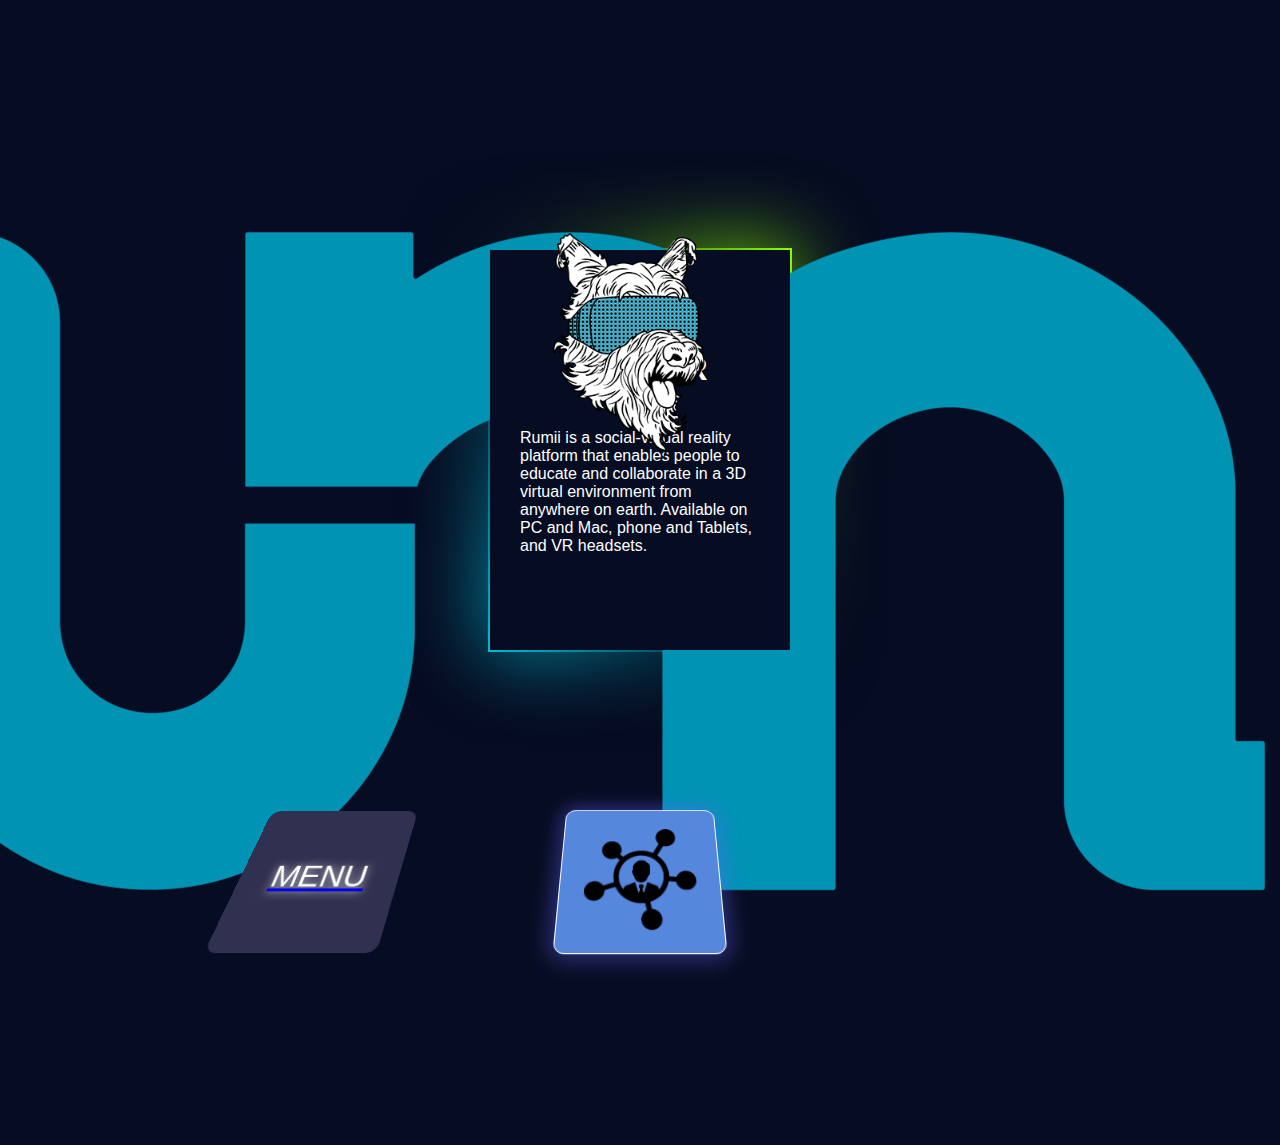
<file: Day03.html>
<!DOCTYPE html>
<html>
<head>
	<title>Day Three</title>
	<link rel="stylesheet" type="text/css" href="css/style03.css">


</head>
<body>
	<div class="dog">
		<br><br>
			<img id="dog" src="img/rumiidog.png">
	</div>

	<div class="logo">
		<br><br>
			<img src="img/rumii.png">
	</div>

	<div class="box">
		<div class="content">
			<h1>RUMIIVR</h1>
			<p>Rumii is a social-virtual reality platform that enables people to educate and collaborate in a 3D virtual environment from anywhere on earth. Available on PC
			and Mac, phone and Tablets, and VR headsets.</p>
		</div>
	</div>

	<div class="all">
		<div class="lefter">
			<div class="text"><a href="index.html">Day01 - 6D ai.</div>
		</div>
		<div class="left">
			<div class="text"><a href="Day02.html">Day02 - ScapeKit</div>
		</div>
		<div class="center">
			<div class="explainer"><span>MENU</span></div>
			<div class="text"><a href="Day03.html">Day03 - Rumii</div>
		</div>
		<div class="right">
			<div class="text"><a href="Day04.html">Day04 - Hololens2</div>
		</div>
		<div class="righter">
			<div class="text"><a href="Day05.html">Day05 - SnapChat</div>
		</div>
	</div>
</body>
</html>
</file>
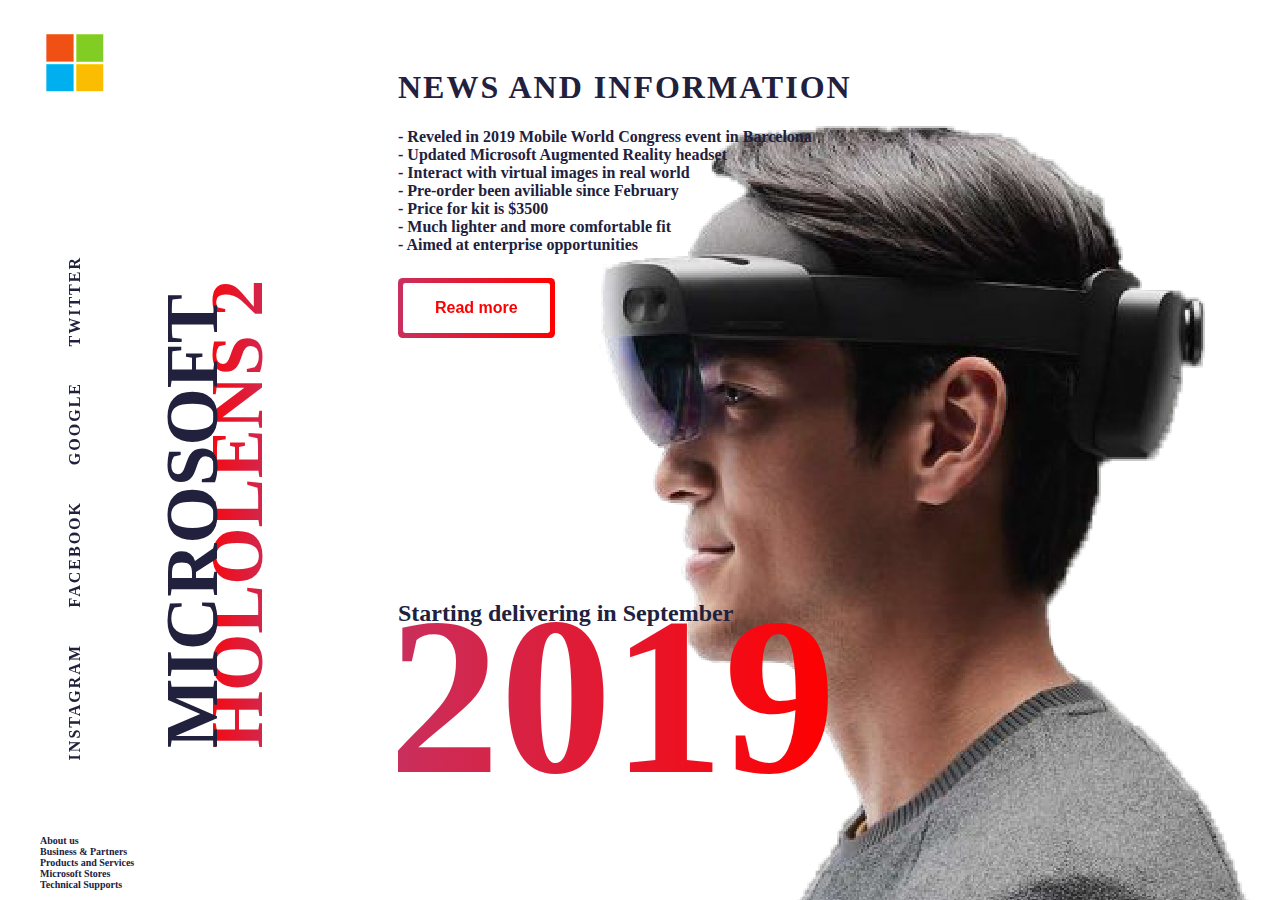
<file: Day04.html>
<!DOCTYPE html>
<html>
<head>
	<meta charset="utf-8">
	<title>Day Two</title>
	<style>
	*, ::before, ::after{
		box-sizing: border-box;
		overflow: hidden;
	}

	body{
		margin:0;
		min-height: 100vh;
		overflow-x: hidden;
		line-height: 1.5;
		font:780 62.5% tahoma;
		display: grid;
		grid-template-columns: minmax(150px, auto) minmax(200px, auto) 
		1fr;
		grid-template-rows: 1fr;
		color:#21213d;
		background-image:url(img/hololens2.png);
		background-position: 97% 14vh;
		background-repeat: no-repeat;
		background-size: auto-87vh;
	}

	.aside{
		padding:1em;
		padding-bottom: 4.5em;
		display: flex;
		flex-direction: column;
		justify-content: space-between;
		align-items: center;

	}

    .trigger{
    	position:relative;
    	z-index: 5;
    }



    .social{
    	font-family: tahoma;
    	text-transform: uppercase;
    	letter-spacing: 2px;
    }

    .social ul{
    	list-style: none;
    	margin:0;
    	padding:0;
    }

    .social ul li{
    	margin:0.25em;
    	padding:1em;
    	writing-mode: vertical-rl;
    	transform: rotate(180deg);
    	font-size: 1rem;
    }

    .social ul li a{
    	text-decoration: none;
    	color:#21213d;
    }

    .social ul li a:hover{
    	color:#f00;
    }

    .title{
    	position:relative;
    	padding-bottom: 1.2em;
    	height: 100%;
    	text-transform: uppercase;
    	white-space: nowrap;
    	font-size:2.3rem;
    	writing-mode: vertical-rl;
    	transform:rotate(180deg);
    	user-select: none;
    	pointer-events: none;
    	margin-top: -40px;
    }

    .title h1{
    	position:relative;
    	top:0.5em;
    	margin:auto;
    	font-family:tahoma;
    }

    .title h1 span{
    	position:relative;
    	top:-0.5em;
    	left:0.55em;
    	z-index: -1;
    	display: block;
    	width:auto;
    	color:transparent;
    	background-image:linear-gradient(-90deg, #f00, #c8305f);
    	background-clip: text;
    	-webkit-background-clip: text;
    }

    .content{
    	position: relative;
    	overflow:hidden;
    	padding:3em;
    	padding-bottom:0;
    	display:flex;
    	flex-direction:column;
    	justify-content: space-between;
    	align-items: flex-start;
    	font-size:1rem;
    }

    .content .about{
    	width:75%;
    }

    .content .about .sitename{
    	font-family:tahoma;
    	letter-spacing: 2px;
    }

    .content .about .sitename span{
    	display: block;
    }

    .content .about .desc{
    	list-style: none;
    	padding:0;
    	margin-bottom:1.5em;
    }

    .content .about button{
    	padding:5px;
    	border:0;
    	border-radius: 0.35em;
    	background-color: transparent;
    	background-image: linear-gradient(-90deg, #f00, 
    		#c8305f);
    	cursor:pointer;
    	transition: all 200ms cubic-bezi(0.57, 0.21, 0.69, 3.25);
    	will-change:transform;
    	color:black;
    }

    .content .about button:focus{
    	outline: none;
    }

    .content .about button span{
    	display:block;
    	padding:1em 2em;
    	width:100%;
    	font-size:1rem;
    	font-weight:600;
    	border-radius:0.15em;
    	background-color: white;
    	color:#f00;
    }

    .content .about button:hover{
    	transform:scale(0.95);
    }

    .content .about button:hover span{
    	background-color: transparent;
    	color:white;
    }

    .content .concpet{
    	display:flex;
    	width:100%;
    }

    .content .concept .num{
    	position:relative;
    	margin:0;
    	font-family: tahoma;
    	font-size:14rem;
    	color:transparent;
    	background-image: linear-gradient(-90deg, #f00, 
    		#c8305f);
    	-webkit-background-clip:text;
    	background-clip:text;
    	margin-top:-80px;
    	margin-left:-10px;
    }







	</style>
</head>
<body>
	<div class="aside">
		<div class="trigger">
			<br><br>
			<img src="img/microsoft.png">
		</div>
		<div class ="social">
			<ul>
				<li><a href="index.html">Twitter</a></li>
				<li><a href="Day02.html">Google</a></li>
				<li><a href="Day03.html">Facebook</a></li>
				<li><a href="Day05.html">Instagram</a></li>
			</ul>
		</div>
	</div>

	<div class = "title">
		<h1>MICROSOFT<span>. HOLOLENS 2</span></h1>
	</div>

	<div class="content">
		<div class="about">
			<h1 class="sitename">NEWS AND INFORMATION</h1>
			<ul class="desc">
				<li>- Reveled in 2019 Mobile World Congress event in Barcelona</li>
				<li>- Updated Microsoft Augmented Reality headset</li>
				<li>- Interact with virtual images in real world</li>
				<li>- Pre-order been aviliable since February</li>
				<li>- Price for kit is $3500</li>
				<li>- Much lighter and more comfortable fit</li>
				<li>- Aimed at enterprise opportunities</li>
			</ul>
			<button><span>Read more</span></button>
		</div>
		<div class="concept">
			<h2> Starting delivering in September</h2>
			<p class="num">2019</p>
		</div>
	</div>
	<div class="menu">
		<ul>
			<li>About us</li>
			<li>Business & Partners</li>
			<li>Products and Services</li>
			<li>Microsoft Stores</li>
			<li>Technical Supports</li>
		</ul>
</body>
</html>
</file>
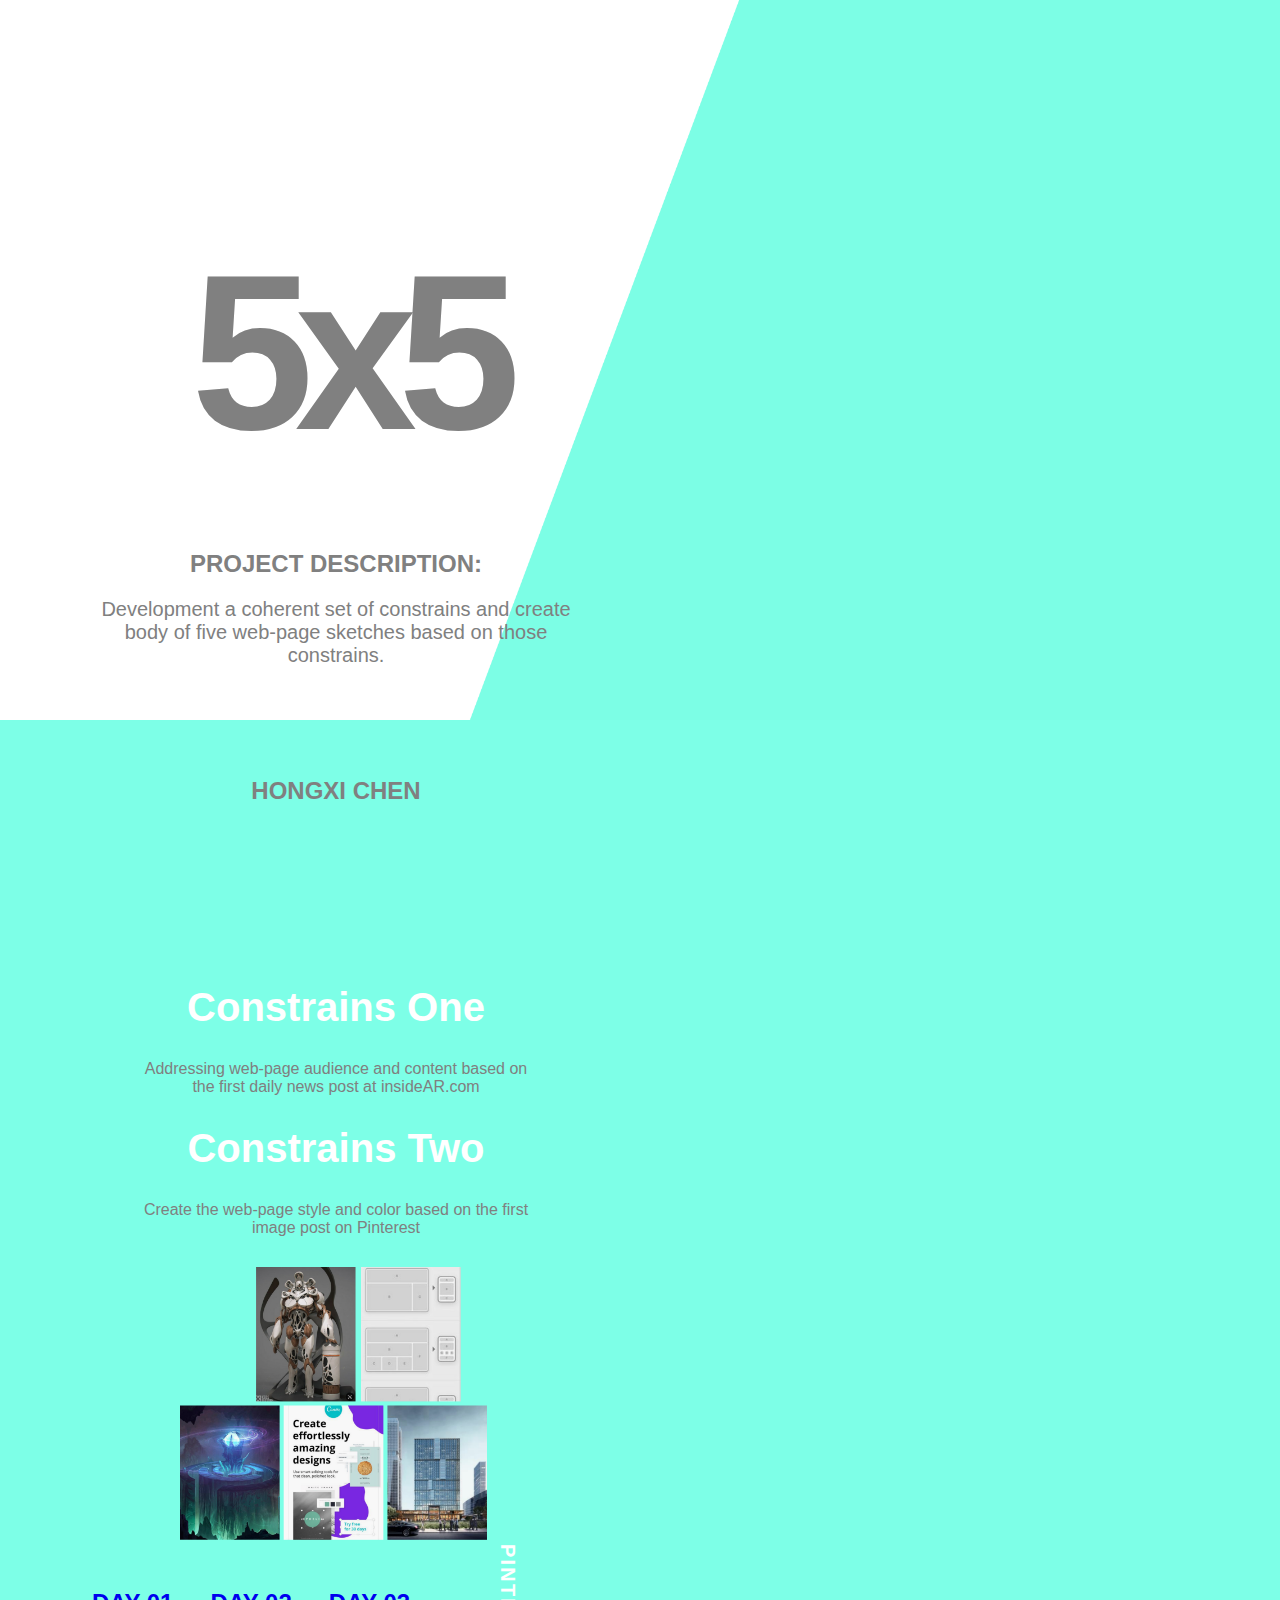
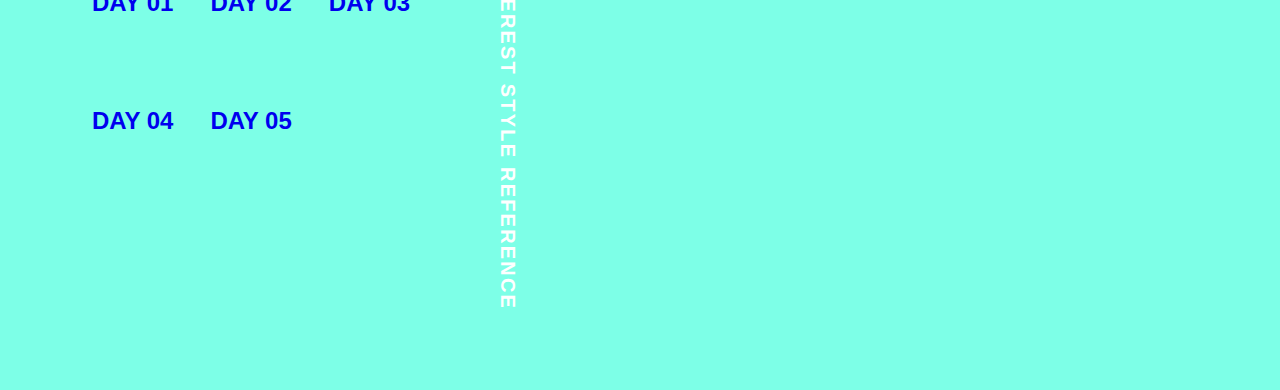
<file: FirstPage.html>
<!DOCTYPE html>
<html>
<head>
	<title>5 X 5 </title>
	<link rel="stylesheet" type="text/css" href="css/Firstpage.css">
</head>
<body>

	<div class="column">
		<div class="header">
			<h1>5 x 5</h1>
			<h2>Project description: </h2>
				<p id="ProjectDescription">Development a coherent set of constrains
		and create body of five web-page sketches based on those constrains.</p>
			<div class="name">
				<h2>Hongxi Chen </h2>
			</div>

		</div> 
	</div>

	<div class="column">
		<div class="constrains">
			<h4>Constrains One</h4>
			<p>Addressing web-page audience and content based on the first daily news post at insideAR.com</p>
			<h4>Constrains Two</h4>
			<p>Create the web-page style and color based on the first image post on Pinterest </p>
		</div>
		<div class="image">
			<img id="picture1" src="img/Image.png">
			<h5>Pinterest style reference</h5>
		</div>

		<div class="Daliylink">
		<h2><a href="index.html">Day 01</h2>
		<h2><a href="Day02.html">Day 02</h2>
		<h2><a href="Day03.html">Day 03</h2>
		<h2><a href="Day04.html">Day 04</h2>
		<h2><a href="Day05.html">Day 05</h2>
		</div>
	</div>



</body>
</html>
</file>
<file: css/style03.css>
body{
	margin:0;
	padding:0;
	display: flex;
	justify-content: center;
	align-items: center;
	min-height:100vh;
	background:#060c21;
	font-family: 'Roboto Condensed', sans-serif;
}


.dog{
	position:absolute;
	display: block;
	z-index: 5;
	margin-top:-15rem;
	margin-left: 1rem;

}

#dog{
	max-width:80%;
	height:auto;
}



.box{
	position:relative;
	width:300px;
	height:400px;
	display:flex;
	justify-content: center;
	align-items: center;
	background:#060c21;

}

.box:before{
	content:'';
	position:absolute;
	top:-2px;
	left: -2px;
	right:-2px;
	bottom:-2px;
	background:#fff;
	z-index: -1;
}

.box:after{
	content:'';
	position:absolute;
	top:-2px;
	left: -2px;
	right:-2px;
	bottom:-2px;
	background:#fff;
	z-index: -2;
	filter: blur(40px);
}


.box:before,
.box:after{
	background:linear-gradient(235deg,#89ff00,
		#060c21, #00bcd4);
}


.content{
	font-family: 'Roboto Condensed', sans-serif;
	padding: 20px;
	box-sizing: border-box;
	color:#fff;
	text-align: center;
}

.content h1{
	font-family: 'Roboto Condensed', sans-serif;
	text-align: center center;
	display: border-box;
	padding:10px;
}

.content p{
	font-family: 'Roboto Condensed', sans-serif;
	text-align: left;
	padding:10px;
}


.logo{
	position:absolute;
	max-height: 160%;
	display: flex;
	justify-content: center;
}

.all{
	display: block;
	position:absolute;
	top:800px;
	right:center;
	width:800px;
}

.all{
	display:flex;
	perspective:10px;
	transform: perspective(300px) rotateX(20deg);
	will-change:perspective;
	perspective-origin: center center;
	transition:all 1.3s ease-out;
	justify-content: center;
	transform-style: preserve-3d;
}

.all:hover{
	perspective: 1000px;
	transition: all 1.3s ease-in;
	transform: perspective(10000px) rotateX(0deg);
}

.all:hover .text{
	font-family: 'Roboto Condensed', sans-serif;
	opacity: 1;
}

.all:hover >div{
	opacity:1;
	transition-delay: 0s;
}

.all:hover .explainer{
	opacity:0;
}

.left, .center, .right, .lefter, .righter{
	width:200px;
	height:150px;
	transform-style: preserve-3d;
	border-radius: 10px;
	border:1px solid #fff;
	box-shadow: 0 0 20px 5px rgba(100, 100, 255, 0.4);
	opacity:0;
	transition:all .3s ease;
	transition-delay: .6s;
	position:relative;
	background-position: center center;
	background-size: contain;
	background-repeat: no-repeat;
	background-color: #58d;
	cursor:pointer;
	background-blend-mode: color-burn;
}

.left:hover, .center:hover, .right:hover,
.lefter:hover, .righter:hover{
	box-shadow: 0 0 30px 10px rgba(100, 100, 255, 0.6);
	background-color: #ccf;
}

.text{
	font-family: 'Roboto Condensed', sans-serif;
	text-decoration: none;
	transform:translateY(30px);
	opacity:0;
	transition:all .3s ease;
	bottom: 0;
	position:absolute;
	will-change:transform;
	color:#fff;
	text-shadow:0 0 5px rgba(100,100,255,0.6);
}

.text a{
	font-family: 'Roboto Condensed', sans-serif;
	text-decoration: none;
	color:#fff;
}

.lefter{
	transform: translateX(-60px) translateZ(-50px) rotateY(-10deg);
	background-image: url(../img/3Dscan.png);
	background-size: 70%;
}

.left{
	transform: translateX(-30px) translateZ(-25px) rotateY(-5deg);
	background-image: url(../img/3dmap.png);
	background-size: 70%;
}

.center{
	opacity: 1;
	background-image: url(../img/social.png);
	background-size: 70%;

}

.right{
	transform: translateX(30px) translateZ(-25px) rotateY(5deg);
	background-image: url(../img/hololens.png);
	background-size: 70%;
}

.righter{
	transform: translateX(60px) translateZ(-55px) rotateY(10deg);
	background-image: url(../img/snapchat.png);
	background-size: 70%;
}

.explainer{
	font-family: 'Roboto Condensed', sans-serif;
	text-decoration: none;
	font-weight: 300;
	font-size:2rem;
	color:#fff;
	transition:all .6s ease;
	width: 100%;
	height:100%;
	background-color: #303050;
	border-radius: 10px;
	text-shadow:0 0 10px rgba(255,255,255,0.8);
	display: flex;
	justify-content: center;
	align-items: center;
}

.explainer a{
	font-family: 'Roboto Condensed', sans-serif;
	text-decoration: none;
}
</file>
<file: css/Firstpage.css>
body{
	margin:0;
	padding:0;
	font-family:'Roboto Condensed', sans-serif;
	background-color: rgb(125, 255, 231);
	background-image: url(../img/background.png);
	background-size: 100%;
	background-repeat: no-repeat;
}

.column{
	float:left;
	flex:45%;
	padding:80px;
	width:40%;

}

.header{
	text-align: center;
}

#ProjectDescription{
	width: 500px;
	text-align: center;
	margin:auto;
	font-size: 20px;
	color:grey;
}

h1{
	font-family: 'Renegado 3D', sans-serif;
	font-size:220px;
	letter-spacing: -40px;
	padding-bottom: 0;
	margin-bottom: 0;
	color:grey;

}

.header h2{
	color:grey;
	margin-top:70px;
	text-transform: uppercase;
	font-family: 'Roboto Condensed', sans-serif;
}

.constrains{
	text-align: center;
}

.constrains h4{
	font-size:40px;
	margin:0;
	padding:0;
	color:white;
	font-family: 'Casanova Scotia', sans-serif;
}

.constrains p{
	padding:30px;
	margin:auto;
	width:400px;
	align-items: center;
	color:grey;
}

.name h2{
	margin-top:110px;
}

.image img{
	width:60%;
	padding-left: 100px;
}

.image h5{
	text-transform: uppercase;
	letter-spacing: 2.2px;
	font-size: 20px;
	color:white;
	float:right;
	writing-mode: vertical-rl;
	padding-right:40px;
}



.Daliylink h2{
	text-decoration: none;
	text-transform: uppercase;
	float:left;
	display: block;
	padding:25px 25px;
	margin-left: -13px;
}

.Daliylink h2 a{
	text-decoration: none;
}
</file>
